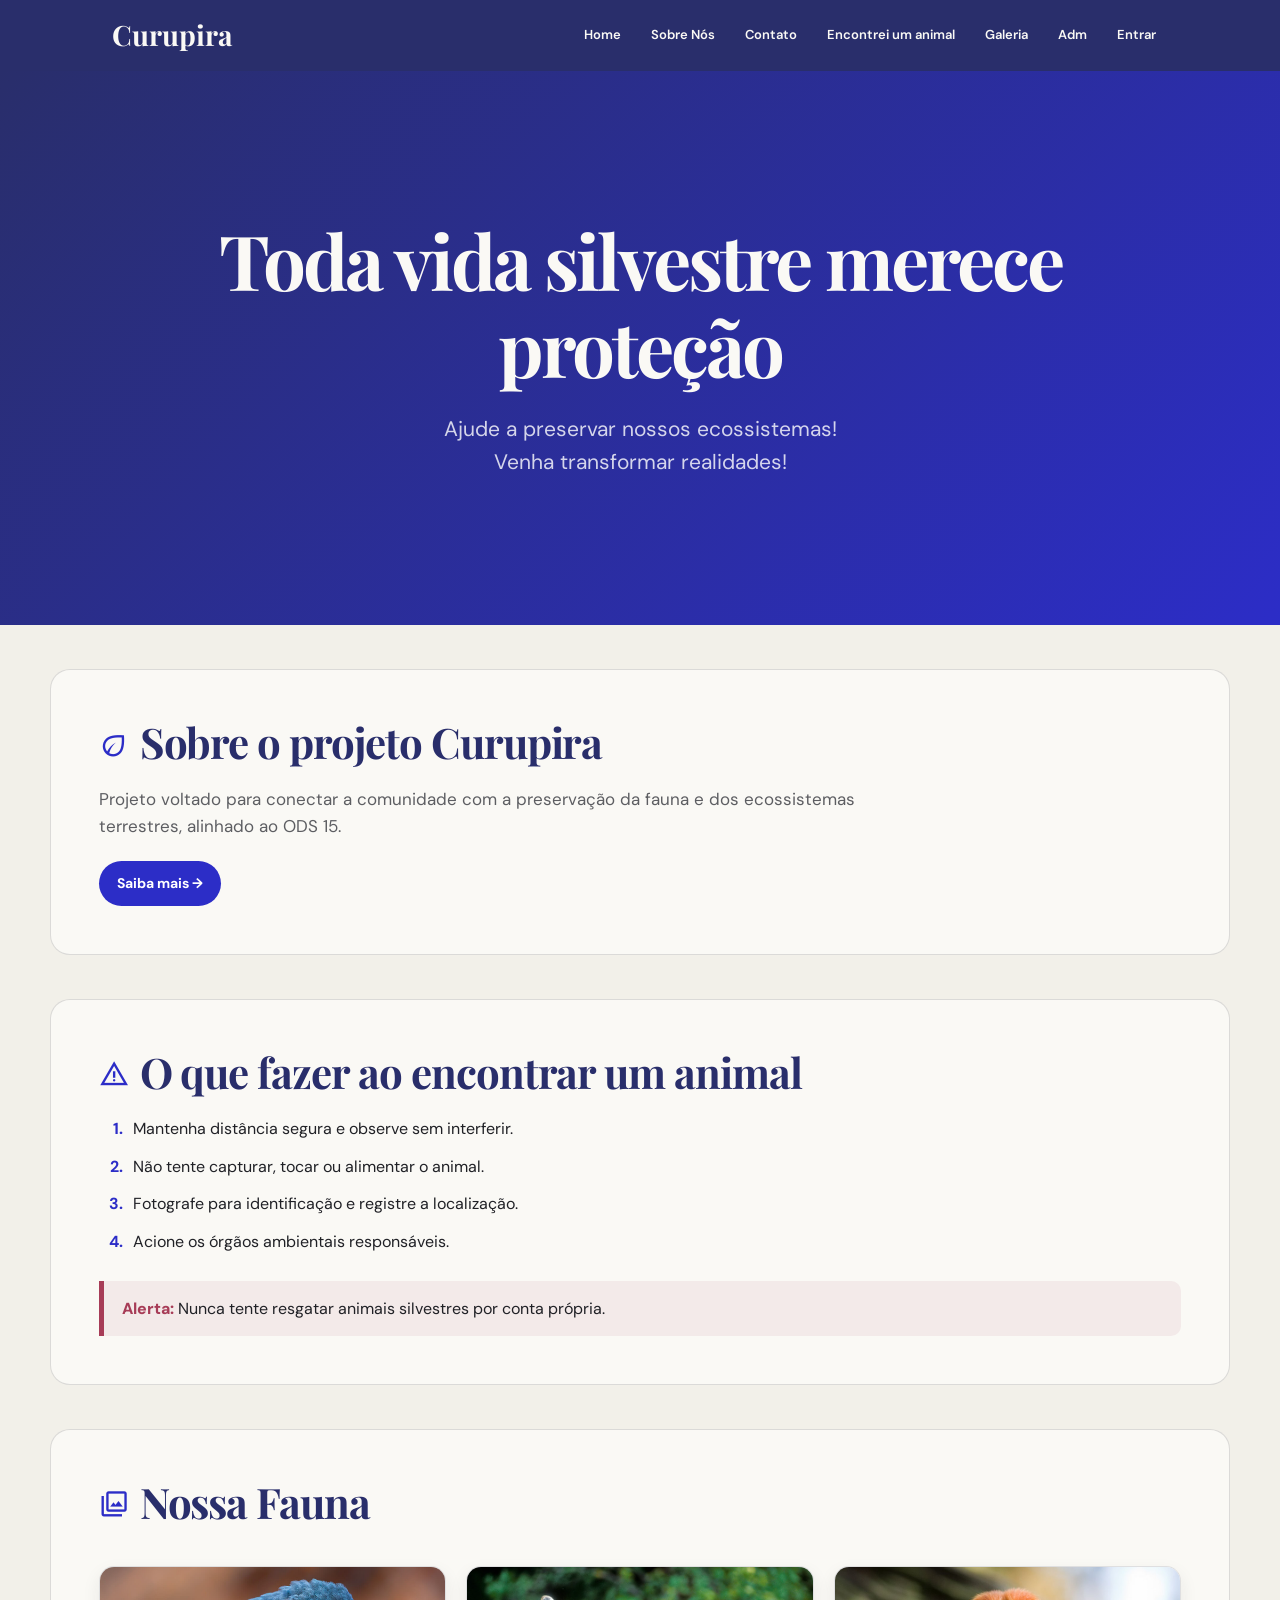
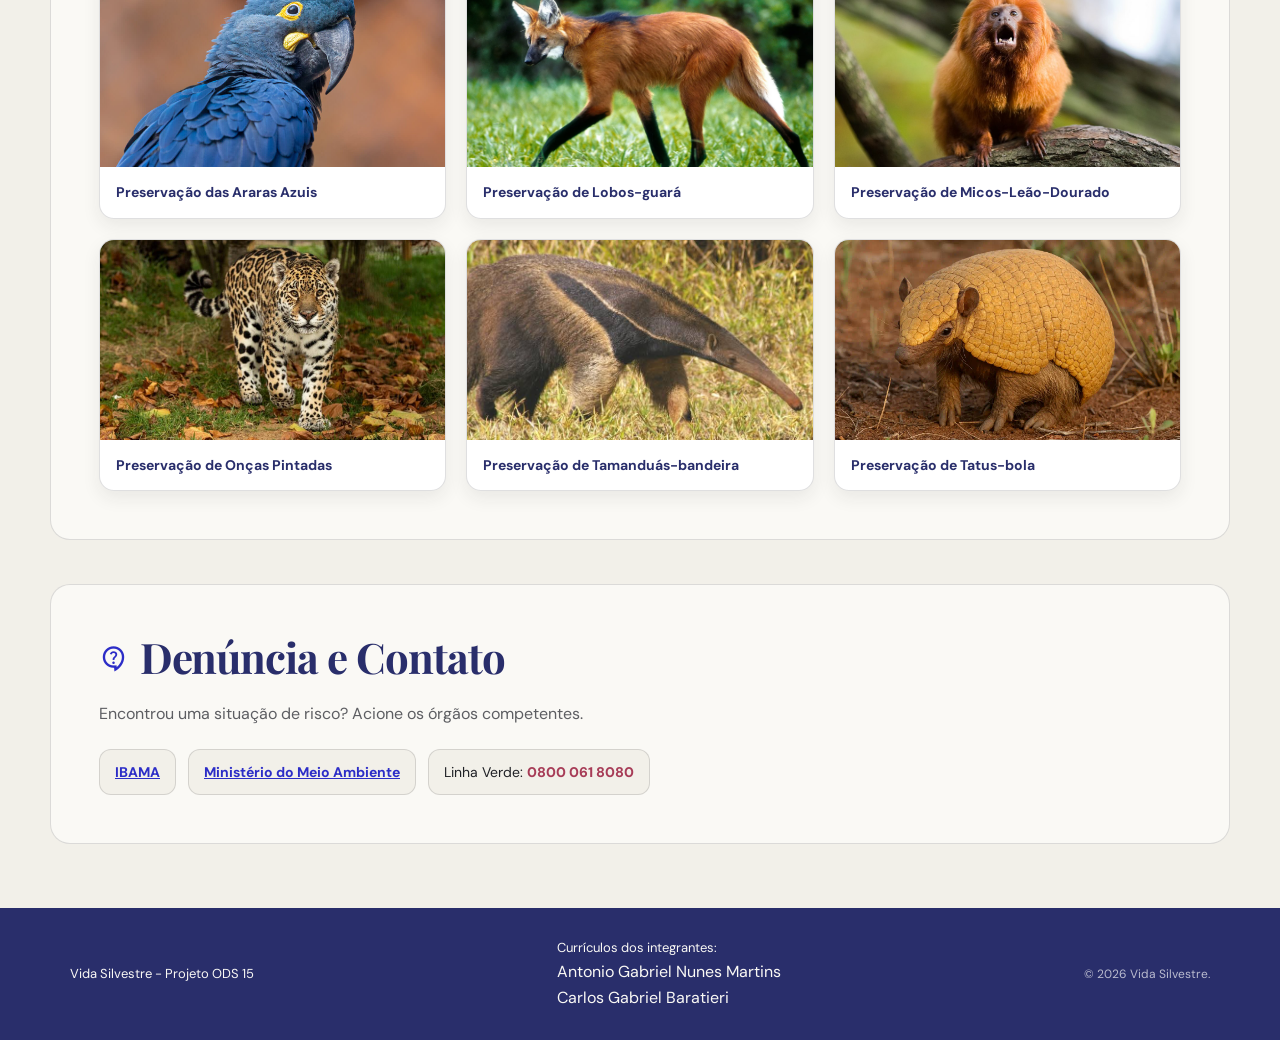
<file: index.html>
<!doctype html>
<html lang="pt-br">
  <head>
    <meta charset="UTF-8" />
    <meta name="viewport" content="width=device-width, initial-scale=1.0" />
    <title>Página Principal</title>
    <link rel="preconnect" href="https://fonts.googleapis.com" />
    <link rel="preconnect" href="https://fonts.gstatic.com" crossorigin />
    <link
      href="https://fonts.googleapis.com/css2?family=DM+Sans:wght@400;500;600;700&family=Playfair+Display:wght@600;700&display=swap"
      rel="stylesheet"
    />
    <link
      href="https://fonts.googleapis.com/css2?family=Material+Symbols+Outlined&icon_names=contact_support,eco,forest,photo_library,warning&display=block"
      rel="stylesheet"
    />
    <link rel="stylesheet" href="./styles/index.css" />
  </head>
  <body>
    <header>
      <div>
        <h1 id="brandname">Curupira</h1>
      </div>
      <nav>
        <ul>
          <li><a href="index.html">Home</a></li>
          <li><a href="#sobre">Sobre Nós</a></li>
          <li><a href="#contato">Contato</a></li>
          <li><a href="#orientacoes">Encontrei um animal</a></li>
          <li><a href="#galeria">Galeria</a></li>
          <li><a href="adm.html">Adm</a></li>
          <li><a href="login.html">Entrar</a></li>
        </ul>
      </nav>
    </header>

    <main>
      <section id="hero">
        <h2>Toda vida silvestre merece proteção</h2>
        <p>
          Ajude a preservar nossos ecossistemas!<br />Venha transformar
          realidades!
        </p>
      </section>

      <section id="sobre">
        <h2>
          <span
            class="material-symbols-outlined section-icon"
            aria-hidden="true"
            >eco</span
          >Sobre o projeto Curupira
        </h2>
        <p>
          Projeto voltado para conectar a comunidade com a preservação da fauna
          e dos ecossistemas terrestres, alinhado ao ODS 15.
        </p>
        <a href="#orientacoes">Saiba mais &rarr;</a>
      </section>

      <section id="orientacoes">
        <h2>
          <span
            class="material-symbols-outlined section-icon"
            aria-hidden="true"
            >warning</span
          >O que fazer ao encontrar um animal
        </h2>
        <ol>
          <li>Mantenha distância segura e observe sem interferir.</li>
          <li>Não tente capturar, tocar ou alimentar o animal.</li>
          <li>Fotografe para identificação e registre a localização.</li>
          <li>Acione os órgãos ambientais responsáveis.</li>
        </ol>
        <p>
          <span>Alerta:</span> Nunca tente resgatar animais silvestres por conta
          própria.
        </p>
      </section>

      <section id="galeria">
        <h2>
          <span
            class="material-symbols-outlined section-icon"
            aria-hidden="true"
            >photo_library</span
          >Nossa Fauna
        </h2>
        <figure>
          <img
            src="assets/arara_azul.jpg"
            alt="Arara Azul"
            width="300"
            height="200"
          />
          <figcaption>Preservação das Araras Azuis</figcaption>
        </figure>
        <figure>
          <img
            src="assets/lobo_guara.webp"
            alt="Lobo Guará"
            width="300"
            height="200"
          />
          <figcaption>Preservação de Lobos-guará</figcaption>
        </figure>
        <figure>
          <img
            src="assets/mico_leao.jpg"
            alt="Mico Leão Dourado"
            width="300"
            height="200"
          />
          <figcaption>Preservação de Micos-Leão-Dourado</figcaption>
        </figure>
        <figure>
          <img
            src="assets/onca_pintada.jpg"
            alt="Onça Pintada"
            width="300"
            height="200"
          />
          <figcaption>Preservação de Onças Pintadas</figcaption>
        </figure>
        <figure>
          <img
            src="assets/tamandua_bandeira.jpg"
            alt="Tamanduá-bandeira"
            width="300"
            height="200"
          />
          <figcaption>Preservação de Tamanduás-bandeira</figcaption>
        </figure>
        <figure>
          <img
            src="assets/tatu_bola.webp"
            alt="Tatu-bola"
            width="300"
            height="200"
          />
          <figcaption>Preservação de Tatus-bola</figcaption>
        </figure>
      </section>

      <section id="contato">
        <h2>
          <span
            class="material-symbols-outlined section-icon"
            aria-hidden="true"
            >contact_support</span
          >Denúncia e Contato
        </h2>
        <p>Encontrou uma situação de risco? Acione os órgãos competentes.</p>
        <ul>
          <li>
            <a href="https://www.gov.br/ibama/pt-br" target="_blank">IBAMA</a>
          </li>
          <li>
            <a href="https://www.gov.br/mma/pt-br" target="_blank"
              >Ministério do Meio Ambiente</a
            >
          </li>
          <li>Linha Verde: <span>0800 061 8080</span></li>
        </ul>
      </section>
    </main>

    <footer>
      <p>Vida Silvestre - Projeto ODS 15</p>
      <div id="colaboradores">
        <p>Currículos dos integrantes:</p>
        <a href="https://antonollo.github.io/Curriculum-Vitae/" target="_blank">Antonio Gabriel Nunes Martins</a>
        <a href="https://fuyuakii.github.io/curriculum-vitae/" target="_blank">Carlos Gabriel Baratieri</a>
      </div>
      <p>&copy; 2026 Vida Silvestre.</p>
    </footer>
  </body>
</html>
</file>
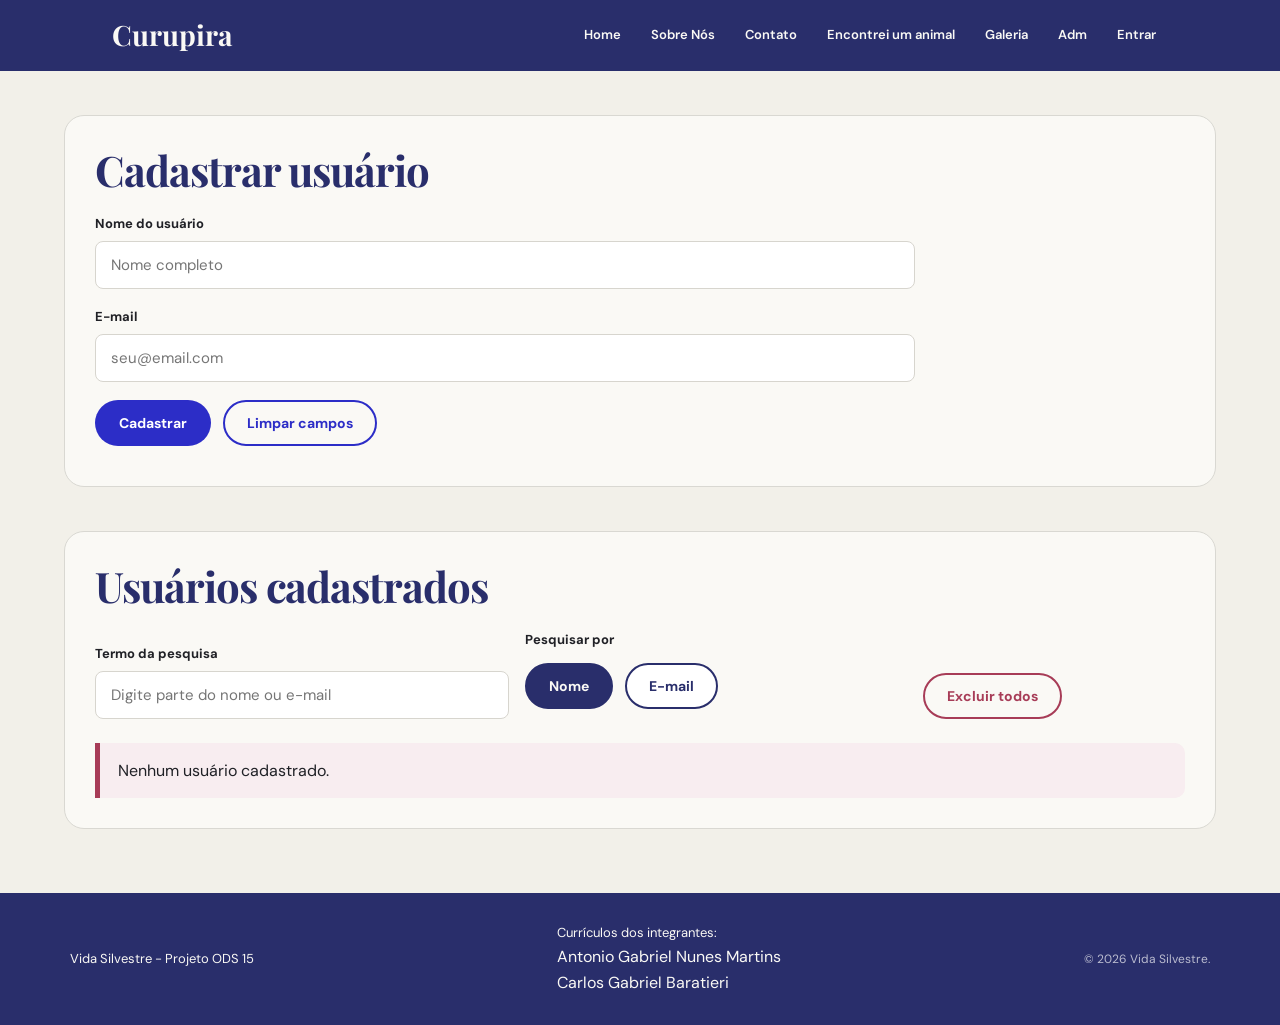
<file: adm.html>
<!doctype html>
<html lang="pt-br">
  <head>
    <meta charset="UTF-8" />
    <meta name="viewport" content="width=device-width, initial-scale=1.0" />
    <title>Administração | Curupira</title>
    <link
      href="https://fonts.googleapis.com/css2?family=DM+Sans:wght@400;500;600;700&family=Playfair+Display:wght@600;700&display=swap"
      rel="stylesheet"
    />
    <link rel="stylesheet" href="./styles/index.css" />
    <link rel="stylesheet" href="./styles/adm.css" />
  </head>
  <body>
    <header>
      <div>
        <h1 id="brandname">Curupira</h1>
      </div>
      <nav>
        <ul>
          <li><a href="index.html">Home</a></li>
          <li><a href="index.html#sobre">Sobre Nós</a></li>
          <li><a href="index.html#contato">Contato</a></li>
          <li><a href="index.html#orientacoes">Encontrei um animal</a></li>
          <li><a href="index.html#galeria">Galeria</a></li>
          <li><a href="adm.html">Adm</a></li>
          <li><a href="login.html">Entrar</a></li>
        </ul>
      </nav>
    </header>

    <main>
      <section id="cadastro" class="cartao">
        <h2>Cadastrar usuário</h2>
        <form id="formulario-cadastro">
          <div class="campo">
            <label for="nome">Nome do usuário</label>
            <input
              type="text"
              id="nome"
              placeholder="Nome completo"
              required
            />
          </div>
          <div class="campo">
            <label for="email">E-mail</label>
            <input
              type="email"
              id="email"
              placeholder="seu@email.com"
              required
            />
          </div>
          <div class="acoes">
            <input
              type="button"
              id="btn-cadastrar"
              class="btn btn-primario"
              value="Cadastrar"
            />
            <input
              type="button"
              id="btn-limpar"
              class="btn btn-secundario"
              value="Limpar campos"
            />
          </div>
        </form>
      </section>

      <section id="usuarios" class="cartao">
        <h2>Usuários cadastrados</h2>
        <div class="barra-lista">
          <div class="campo campo-busca">
            <label for="pesquisa">Termo da pesquisa</label>
            <input
              type="search"
              id="pesquisa"
              placeholder="Digite parte do nome ou e-mail"
            />
          </div>
          <div class="campo campo-filtro">
            <p>Pesquisar por</p>
            <div class="acoes">
              <input
                type="button"
                id="btn-pesquisar-nome"
                class="btn campo-ativo"
                value="Nome"
              />
              <input
                type="button"
                id="btn-pesquisar-email"
                class="btn"
                value="E-mail"
              />
            </div>
          </div>
          <input
            type="button"
            id="btn-excluir-todos"
            class="btn btn-perigo"
            value="Excluir todos"
          />
        </div>

        <ul id="lista"></ul>
        <p id="mensagem-lista" class="mensagem"></p>
      </section>

      <section id="confirmacao" class="cartao confirmacao">
        <p id="mensagem-confirmacao"></p>
        <div class="acoes">
          <input
            type="button"
            id="btn-confirmar"
            class="btn btn-perigo"
            value="Confirmar exclusão"
          />
          <input
            type="button"
            id="btn-cancelar"
            class="btn btn-secundario"
            value="Cancelar"
          />
        </div>
      </section>
    </main>

    <footer>
      <p>Vida Silvestre - Projeto ODS 15</p>
      <div id="colaboradores">
        <p>Currículos dos integrantes:</p>
        <a href="https://antonollo.github.io/Curriculum-Vitae/" target="_blank">Antonio Gabriel Nunes Martins</a>
        <a href="https://fuyuakii.github.io/curriculum-vitae/" target="_blank">Carlos Gabriel Baratieri</a>
      </div>
      <p>© 2026 Vida Silvestre.</p>
    </footer>

    <script src="./scripts/adm.js"></script>
  </body>
</html>
</file>
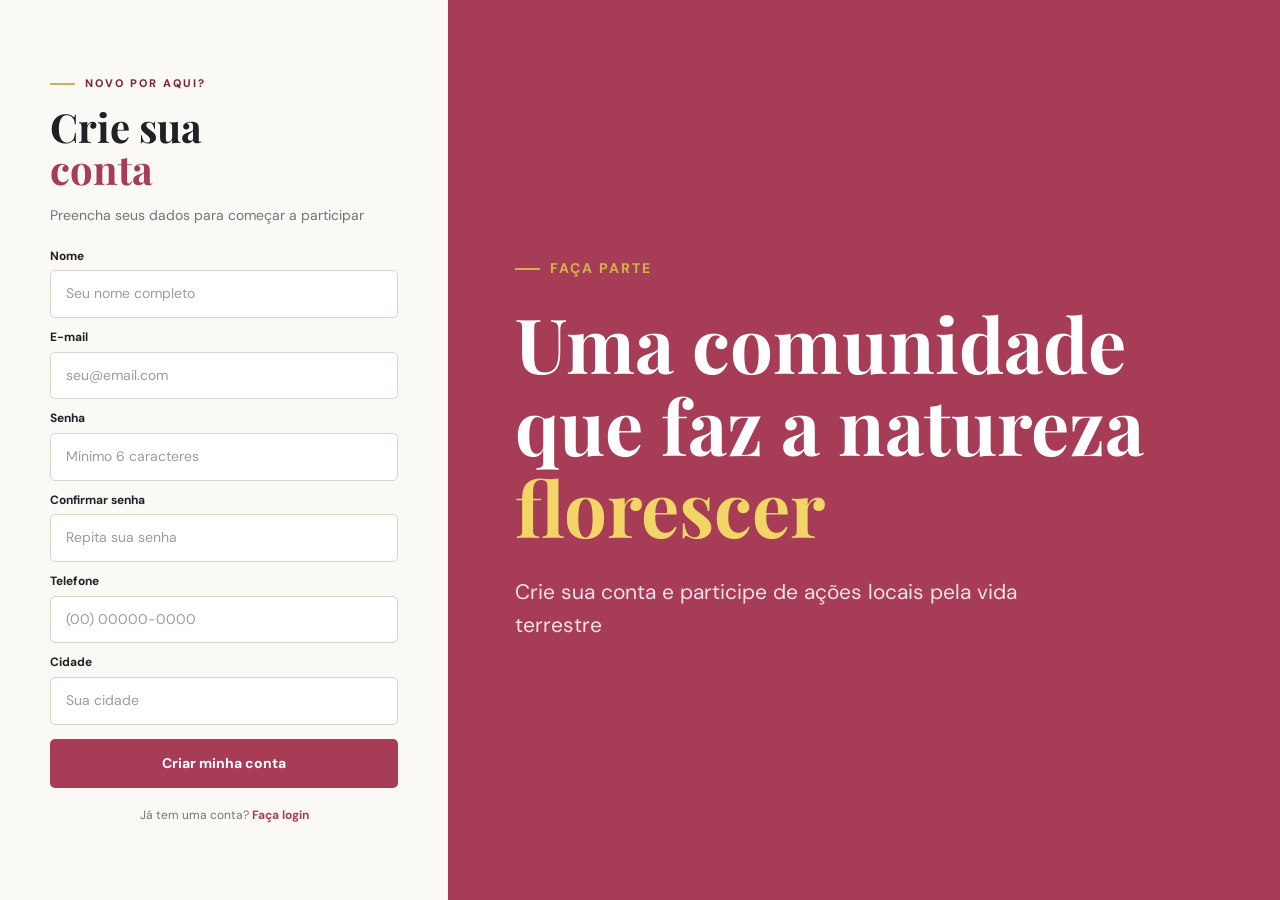
<file: cadastro.html>
<!DOCTYPE html>
<html lang="pt-BR">
<head>
  <meta charset="UTF-8">
  <meta name="viewport" content="width=device-width, initial-scale=1.0">
  <title>Criar conta | Curupira</title>
  <link rel="preconnect" href="https://fonts.googleapis.com">
  <link rel="preconnect" href="https://fonts.gstatic.com" crossorigin>
  <link href="https://fonts.googleapis.com/css2?family=DM+Sans:wght@400;500;600;700&family=Playfair+Display:wght@600;700&display=swap" rel="stylesheet">
  <link rel="stylesheet" href="styles/cadastro.css">
</head>
<body>

  <main class="layout-autenticacao">

    <section class="secao-formulario">
      <div class="caixa-formulario">
        <p class="sobrescrito"><span class="traco"></span>NOVO POR AQUI?</p>
        <h2 class="titulo-principal">Crie sua<br><em>conta</em></h2>
        <p class="descricao">Preencha seus dados para começar a participar</p>

        <form action="login.html" method="get" class="formulario">
          <div class="grupo-campo">
            <label for="nome">Nome</label>
            <input type="text" id="nome" name="nome" placeholder="Seu nome completo" autocomplete="name" required minlength="2">
          </div>

          <div class="grupo-campo">
            <label for="email">E-mail</label>
            <input type="email" id="email" name="email" placeholder="seu@email.com" autocomplete="email" required>
          </div>

          <div class="grupo-campo">
            <label for="senha">Senha</label>
            <input type="password" id="senha" name="senha" placeholder="Mínimo 6 caracteres" autocomplete="new-password" required minlength="6">
          </div>

          <div class="grupo-campo">
            <label for="confirmarSenha">Confirmar senha</label>
            <input type="password" id="confirmarSenha" name="confirmarSenha" placeholder="Repita sua senha" autocomplete="new-password" required minlength="6">
          </div>

          <div class="grupo-campo">
            <label for="telefone">Telefone</label>
            <input type="tel" id="telefone" name="telefone" placeholder="(00) 00000-0000" autocomplete="tel">
          </div>

          <div class="grupo-campo">
            <label for="cidade">Cidade</label>
            <input type="text" id="cidade" name="cidade" placeholder="Sua cidade" autocomplete="address-level2">
          </div>

          <button type="submit" class="botao-envio">Criar minha conta</button>
        </form>

        <p class="texto-alternar">Já tem uma conta? <a href="login.html">Faça login</a></p>
      </div>
    </section>

    <section class="secao-arte">
      <div class="conteudo-arte">
        <p class="sobrescrito claro"><span class="traco"></span>FAÇA PARTE</p>
        <h1 class="titulo-arte">Uma comunidade<br>que faz a natureza<br><em>florescer</em></h1>
        <p class="texto-arte">Crie sua conta e participe de ações locais pela vida terrestre</p>
      </div>
    </section>

  </main>

</body>
</html>
</file>
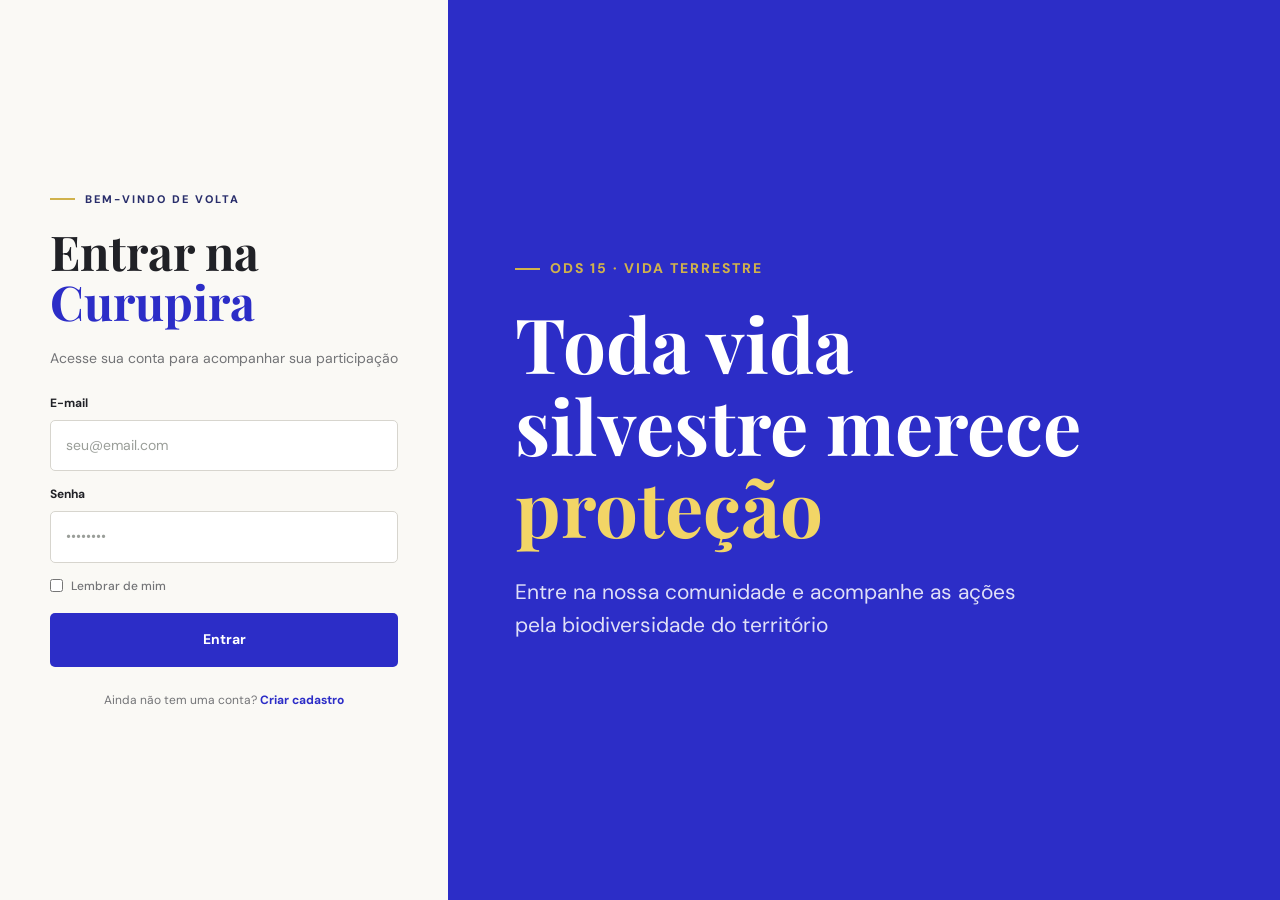
<file: login.html>
<!DOCTYPE html>
<html lang="pt-BR">
<head>
  <meta charset="UTF-8">
  <meta name="viewport" content="width=device-width, initial-scale=1.0">
  <title>Login | Curupira</title>
  <link rel="preconnect" href="https://fonts.googleapis.com">
  <link rel="preconnect" href="https://fonts.gstatic.com" crossorigin>
  <link href="https://fonts.googleapis.com/css2?family=DM+Sans:wght@400;500;600;700&family=Playfair+Display:wght@600;700&display=swap" rel="stylesheet">
  <link rel="stylesheet" href="styles/login.css">
</head>
<body>

  <main class="layout-autenticacao">

    <section class="secao-formulario">
      <div class="caixa-formulario">
        <p class="sobrescrito"><span class="traco"></span>BEM-VINDO DE VOLTA</p>
        <h2 class="titulo-principal">Entrar na<br><em>Curupira</em></h2>
        <p class="descricao">Acesse sua conta para acompanhar sua participação</p>

        <form action="index.html" method="get" class="formulario">
          <div class="grupo-campo">
            <label for="email">E-mail</label>
            <input type="email" id="email" name="email" placeholder="seu@email.com" autocomplete="email" required>
          </div>

          <div class="grupo-campo">
            <label for="senha">Senha</label>
            <input type="password" id="senha" name="senha" placeholder="••••••••" autocomplete="current-password" required minlength="6">
          </div>

          <div class="linha-opcoes">
            <label class="lembrar">
              <input type="checkbox" id="lembrar" name="lembrar">
              Lembrar de mim
            </label>
          </div>

          <button type="submit" class="botao-envio">Entrar</button>
        </form>

        <p class="texto-alternar">Ainda não tem uma conta? <a href="cadastro.html">Criar cadastro</a></p>
      </div>
    </section>

    <section class="secao-arte">
      <div class="conteudo-arte">
        <p class="sobrescrito claro"><span class="traco"></span>ODS 15 · VIDA TERRESTRE</p>
        <h1 class="titulo-arte">Toda vida<br>silvestre merece<br><em>proteção</em></h1>
        <p class="texto-arte">Entre na nossa comunidade e acompanhe as ações pela biodiversidade do território</p>
      </div>
    </section>

  </main>

</body>
</html>
</file>
<file: styles/index.css>
:root {
  --creme: #f2f0e9;
  --brancopapel: #faf9f5;
  --preto: #202126;
  --navy: #292e6b;
  --azul: #2c2dc7;
  --dourado: #d0b24c;
  --magenta: #a73c57;
  --line: rgba(32, 33, 38, 0.14);
  --radius: 20px;
  --max-width: 1180px;
}

* {
  box-sizing: border-box;
}

html {
  scroll-behavior: smooth;
}

body {
  margin: 0;
  background: var(--creme);
  color: var(--preto);
  font-family: "DM Sans", sans-serif;
  line-height: 1.6;
}

h1,
h2,
h3 {
  font-family: "Playfair Display", serif;
  line-height: 1.15;
}

h2,
p {
  margin-top: 0;
}

a {
  color: inherit;
  text-decoration: none;
  transition: color 0.2s, background-color 0.2s, transform 0.2s;
}

img {
  display: block;
  max-width: 100%;
}

header {
  display: flex;
  align-items: center;
  justify-content: space-between;
  padding: 1rem 7rem;
  background: var(--navy);
  color: var(--brancopapel);
}

#brandname {
  display: flex;
  align-items: center;
  gap: 10px;
  margin: 0;
  color: var(--brancopapel);
  font-size: 28px;
}

nav ul {
  display: flex;
  align-items: center;
  justify-content: flex-end;
  flex-wrap: wrap;
  gap: 6px;
  margin: 0;
  padding: 0;
  list-style: none;
}

nav a {
  display: block;
  padding: 9px 12px;
  border-radius: 999px;
  color: var(--brancopapel);
  font-size: 13px;
  font-weight: 600;
}

nav a:hover {
  background: rgba(255, 255, 255, 0.12);
  color: var(--dourado);
}

#hero {
  padding: 145px 24px;
  background: linear-gradient(135deg, var(--navy), var(--azul));
  color: white;
  text-align: center;
}

#hero h2 {
  max-width: 900px;
  margin: 0 auto 22px;
  color: var(--brancopapel);
  font-size: 76px;
  letter-spacing: -0.04em;
}

#hero p {
  margin: 0 auto;
  color: white;
  opacity: 0.8;
  font-size: 21px;
}

main > #sobre,
main > #orientacoes,
main > #galeria,
main > #contato {
  width: min(calc(100% - 40px), var(--max-width));
  margin: 44px auto;
  padding: 48px;
  border: 1px solid var(--line);
  border-radius: var(--radius);
  background: var(--brancopapel);
}

main > section:not(#hero) h2 {
  margin-bottom: 20px;
  color: var(--navy);
  font-size: 42px;
  letter-spacing: -0.025em;
}

#sobre p {
  max-width: 820px;
  color: #5d5e62;
  font-size: 17px;
}

#sobre > a {
  display: inline-block;
  margin-top: 4px;
  padding: 11px 18px;
  border-radius: 999px;
  background: var(--azul);
  color: white;
  font-size: 14px;
  font-weight: 700;
}

#sobre > a:hover {
  background: var(--navy);
}

#orientacoes ol {
  padding-left: 28px;
}

#orientacoes ol li {
  margin: 12px 0;
  padding-left: 6px;
}

#orientacoes ol li::marker {
  color: var(--azul);
  font-weight: 700;
}

#orientacoes p {
  margin: 26px 0 0;
  padding: 15px 18px;
  border-left: 5px solid var(--magenta);
  border-radius: 0 10px 10px 0;
  background: rgba(167, 60, 87, 0.08);
}

#orientacoes p span {
  color: var(--magenta);
  font-weight: 800;
}

#galeria {
  display: grid;
  grid-template-columns: repeat(3, minmax(0, 1fr));
  gap: 20px;
}

#galeria h2 {
  grid-column: 1 / -1;
  margin-bottom: 4px;
}

#galeria figure {
  min-width: 0;
  margin: 0;
  overflow: hidden;
  border: 1px solid var(--line);
  border-radius: 15px;
  background: white;
  box-shadow: 0 7px 18px rgba(32, 33, 38, 0.08);
  transition: transform 0.25s, box-shadow 0.25s;
}

#galeria figure:hover {
  transform: translateY(-5px);
  box-shadow: 0 14px 28px rgba(32, 33, 38, 0.14);
}

#galeria figure img {
  width: 100%;
  object-fit: cover;
  background: #e3e0d7;
}

#galeria figcaption {
  padding: 14px 16px;
  color: var(--navy);
  font-size: 14px;
  font-weight: 700;
}

#contato > p {
  color: #5d5e62;
}

#contato ul {
  display: flex;
  flex-wrap: wrap;
  gap: 12px;
  margin: 22px 0 0;
  padding: 0;
  list-style: none;
}

#contato li {
  padding: 11px 15px;
  border: 1px solid var(--line);
  border-radius: 12px;
  background: var(--creme);
  font-size: 14px;
}

#contato li a {
  color: var(--azul);
  font-weight: 700;
  text-decoration: underline;
}

#contato li a:hover {
  color: var(--magenta);
}

#contato li span {
  color: var(--magenta);
  font-weight: 800;
  white-space: nowrap;
}

footer {
  display: flex;
  align-items: center;
  justify-content: space-between;
  flex-wrap: wrap;
  gap: 16px 28px;
  margin-top: 64px;
  padding: 30px 70px;
  background: var(--navy);
  color: var(--brancopapel);
}

footer p {
  margin: 0;
  font-size: 13px;
}

footer p:last-child {
  color: rgba(255, 255, 255, 0.68);
  font-size: 12px;
}

.section-icon {
  display: inline-block;
  margin-right: 0.35em;
  font-size: 0.72em;
  line-height: 1;
  color: var(--azul); /* Corrigido de --blue para --azul */
}

#colaboradores {
  display: flex;
  flex-direction: column;
}

/* --- Correções de Responsividade (Telas menores) --- */
@media (max-width: 850px) {
  header {
    flex-direction: column;
    padding: 1rem;
    gap: 15px;
  }
  nav ul {
    justify-content: center;
  }
  #hero h2 {
    font-size: 46px;
  }
  main > #sobre,
  main > #orientacoes,
  main > #galeria,
  main > #contato {
    padding: 25px;
  }
  #galeria {
    grid-template-columns: 1fr; /* Uma coluna no celular */
  }
  footer {
    flex-direction: column;
    text-align: center;
    padding: 30px 20px;
  }
}
</file>
<file: styles/adm.css>
.cartao {
  width: 90%;
  max-width: 1180px;
  margin: 44px auto;
  padding: 30px;
  border: 1px solid #d9d8d2;
  border-radius: 20px;
  background: #faf9f5;
}

.cartao h2 {
  margin-bottom: 24px;
  color: #292e6b;
  font-size: 36px;
}

#formulario-cadastro {
  display: grid;
  grid-template-columns: 1fr;
  gap: 18px;
  max-width: 820px;
}

.campo {
  display: grid;
  gap: 6px;
}

.campo label,
.campo-filtro p {
  margin-bottom: 0;
  color: #202126;
  font-size: 13px;
  font-weight: 700;
}

.campo input {
  width: 100%;
  padding: 13px 15px;
  border: 1px solid #d7d5ce;
  border-radius: 8px;
  background: white;
  color: #202126;
  font-family: "DM Sans", sans-serif;
  font-size: 15px;
}

.acoes {
  display: flex;
  flex-wrap: wrap;
}

.acoes input {
  margin-right: 12px;
  margin-bottom: 10px;
}

.btn {
  padding: 12px 22px;
  border: 2px solid transparent;
  border-radius: 999px;
  font-family: "DM Sans", sans-serif;
  font-size: 14px;
  font-weight: 700;
}

.btn-primario {
  background: #2c2dc7;
  color: white;
}

.btn-primario:hover {
  background: #292e6b;
}

.btn-secundario {
  border-color: #2c2dc7;
  background: transparent;
  color: #2c2dc7;
}

.btn-secundario:hover {
  background: #f2f0e9;
}

.btn-perigo {
  border-color: #a73c57;
  background: transparent;
  color: #a73c57;
}

.btn-perigo:hover {
  background: #a73c57;
  color: white;
}

.campo-ativo {
  border-color: #292e6b;
  background: #292e6b;
  color: #faf9f5;
}

.barra-lista {
  display: flex;
  flex-wrap: wrap;
  align-items: flex-end;
  margin-bottom: 24px;
}

.campo-busca {
  width: 38%;
  margin-right: 16px;
}

.campo-filtro {
  width: 35%;
  margin-right: 16px;
}

.campo-filtro p {
  margin-bottom: 6px;
}

#lista {
  margin: 0;
  padding-left: 24px;
}

#lista li {
  display: flex;
  flex-wrap: wrap;
  align-items: center;
  justify-content: space-between;
  margin-bottom: 12px;
  padding: 14px 18px;
  border: 1px solid #d9d8d2;
  border-radius: 12px;
  background: #f2f0e9;
}

#lista .dados {
  display: grid;
  gap: 2px;
  width: 75%;
}

#lista .dados p {
  margin-bottom: 0;
}

#lista .nome {
  color: #292e6b;
  font-weight: 700;
}

#lista .email {
  color: #2c2dc7;
  font-size: 14px;
}

#lista .data {
  color: #5d5e62;
  font-size: 13px;
}

#lista .btn-excluir {
  margin: 8px 0 8px 10px;
}

.mensagem,
.confirmacao {
  border-left: 5px solid #a73c57;
  border-radius: 0 10px 10px 0;
  background: #f8edf0;
}

.mensagem {
  display: none;
  margin: 0;
  padding: 15px 18px;
}

.confirmacao {
  display: none;
  width: 90%;
  max-width: 560px;
  margin: 20px auto;
  padding: 20px 24px;
}

#mensagem-confirmacao {
  margin-bottom: 12px;
  color: #202126;
}

.campo-filtro .acoes input {
  width: auto;
  padding: 12px 22px;
  border: 2px solid #292e6b;
  border-radius: 999px;
  background: white;
  color: #292e6b;
  font-size: 14px;
  font-weight: 700;
}

.campo-filtro .acoes input.campo-ativo {
  background: #292e6b;
  color: #faf9f5;
}
</file>
<file: styles/cadastro.css>
:root {
  --creme: #F2F0E9;
  --papel: #FAF9F5;
  --tinta: #202126;
  --rosa-escuro: #7A283D;
  --rosa-ipe: #A73C57;
  --dourado: #D0B24C;
  --branco: #ffffff;
  --borda: #d7d5ce;
  --texto-claro: #737477;
}

* {
  margin: 0;
  padding: 0;
  box-sizing: border-box;
}

body {
  min-height: 100vh;
  background: var(--creme);
  color: var(--tinta);
  font-family: "DM Sans", sans-serif;
  line-height: 1.55;
}

a {
  color: inherit;
  text-decoration: none;
}

.layout-autenticacao {
  min-height: 100vh;
  display: grid;
  grid-template-columns: 35% 65%;
}

.secao-formulario {
  min-height: 100vh;
  display: flex;
  align-items: center;
  justify-content: center;
  padding: 20px 50px;
  background-color: var(--papel);
}

.caixa-formulario {
  width: 100%;
  max-width: 440px;
}

.sobrescrito {
  display: flex;
  align-items: center;
  margin-bottom: 14px;
  font-size: 11px;
  font-weight: 800;
  letter-spacing: 2px;
  color: var(--rosa-escuro);
}

.sobrescrito.claro {
  color: var(--dourado);
  opacity: 1;
  font-size: 14px;
  margin-bottom: 22px;
}

.traco {
  display: inline-block;
  width: 25px;
  height: 2px;
  margin-right: 10px;
  background-color: var(--dourado);
}

.titulo-principal {
  font-family: "Playfair Display", serif;
  font-size: 40px;
  line-height: 1.05;
  margin-bottom: 15px;
  color: var(--tinta);
}

.titulo-principal em {
  font-style: normal;
  color: var(--rosa-ipe);
}

.descricao {
  color: var(--texto-claro);
  font-size: 14px;
  margin-bottom: 20px;
}

.formulario {
  display: grid;
  gap: 10px;
}

.grupo-campo {
  display: grid;
  gap: 5px;
}

.grupo-campo label {
  font-size: 12px;
  font-weight: 700;
  color: var(--tinta);
}

.grupo-campo input {
  width: 100%;
  border: 1px solid var(--borda);
  background: var(--branco);
  border-radius: 5px;
  padding: 12px 15px;
  font: inherit;
  font-size: 14px;
  color: var(--tinta);
}

.grupo-campo input:focus {
  border-color: var(--rosa-ipe);
}

.grupo-campo input::placeholder {
  color: #9a9e99;
}

.botao-envio {
  display: inline-flex;
  justify-content: center;
  align-items: center;
  border: 0;
  border-radius: 5px;
  padding: 14px 24px;
  font: inherit;
  font-size: 14px;
  font-weight: 700;
  cursor: pointer;
  background: var(--rosa-ipe);
  color: var(--branco);
  width: 100%;
  margin-top: 4px;
}

.botao-envio:hover {
  background: var(--rosa-escuro);
}

.texto-alternar {
  text-align: center;
  color: var(--texto-claro);
  font-size: 12px;
  margin-top: 18px;
}

.texto-alternar a {
  color: var(--rosa-ipe);
  font-weight: 700;
}

.texto-alternar a:hover {
  color: var(--rosa-escuro);
  text-decoration: underline;
}

.secao-arte {
  min-height: 100vh;
  background-color: var(--rosa-ipe);
  color: var(--branco);
  padding: 80px 8%;
  display: flex;
  align-items: center;
  justify-content: flex-start;
}

.conteudo-arte {
  max-width: 680px;
  text-align: left;
}

.titulo-arte {
  font-family: "Playfair Display", serif;
  font-size: 76px;
  line-height: 1.08;
  margin-bottom: 28px;
}

.titulo-arte em {
  font-style: normal;
  color: #f2d566;
}

.texto-arte {
  max-width: 540px;
  color: rgba(255, 255, 255, 0.85);
  font-size: 21px;
}

@media (max-width: 850px) {
  .layout-autenticacao {
    grid-template-columns: 1fr;
  }

  .secao-arte {
    min-height: 450px;
    padding: 60px 8%;
  }

  .titulo-arte {
    font-size: 52px;
  }

  .texto-arte {
    font-size: 18px;
  }

  .secao-formulario {
    padding: 40px 30px;
  }
}

@media (max-width: 500px) {
  .titulo-arte {
    font-size: 38px;
  }

  .titulo-principal {
    font-size: 36px;
  }

  .secao-arte {
    padding: 50px 30px;
  }
}
</file>
<file: styles/login.css>
:root {
  --creme: #F2F0E9;
  --papel: #FAF9F5;
  --tinta: #202126;
  --azul-escuro: #292E6B;
  --azul: #2C2DC7;
  --dourado: #D0B24C;
  --vinho: #A73C57;
  --branco: #ffffff;
  --borda: #d7d5ce;
  --texto-claro: #737477;
}

* {
  margin: 0;
  padding: 0;
  box-sizing: border-box;
}

body {
  min-height: 100vh;
  background: var(--creme);
  color: var(--tinta);
  font-family: "DM Sans", sans-serif;
  line-height: 1.55;
}

a {
  color: inherit;
  text-decoration: none;
}

.layout-autenticacao {
  min-height: 100vh;
  display: grid;
  grid-template-columns: 35% 65%;
}

.secao-formulario {
  min-height: 100vh;
  display: flex;
  align-items: center;
  justify-content: center;
  padding: 30px 50px;
  background-color: var(--papel);
}

.caixa-formulario {
  width: 100%;
  max-width: 440px;
}

.sobrescrito {
  display: flex;
  align-items: center;
  margin-bottom: 18px;
  font-size: 11px;
  font-weight: 800;
  letter-spacing: 2px;
  color: var(--azul-escuro);
}

.sobrescrito.claro {
  color: var(--dourado);
  opacity: 1;
  font-size: 14px;
  margin-bottom: 22px;
}

.traco {
  display: inline-block;
  width: 25px;
  height: 2px;
  margin-right: 10px;
  background-color: var(--dourado);
}

.titulo-principal {
  font-family: "Playfair Display", serif;
  font-size: 48px;
  line-height: 1.05;
  margin-bottom: 22px;
  color: var(--tinta);
}

.titulo-principal em {
  font-style: normal;
  color: var(--azul);
}

.descricao {
  color: var(--texto-claro);
  font-size: 14px;
  margin-bottom: 24px;
}

.formulario {
  display: grid;
  gap: 14px;
}

.grupo-campo {
  display: grid;
  gap: 7px;
}

.grupo-campo label {
  font-size: 12px;
  font-weight: 700;
  color: var(--tinta);
}

.grupo-campo input {
  width: 100%;
  border: 1px solid var(--borda);
  background: var(--branco);
  border-radius: 5px;
  padding: 14px 15px;
  font: inherit;
  font-size: 14px;
  color: var(--tinta);
}

.grupo-campo input:focus {
  border-color: var(--azul);
}

.grupo-campo input::placeholder {
  color: #9a9e99;
}

.linha-opcoes {
  display: flex;
  align-items: center;
  font-size: 12px;
  color: var(--texto-claro);
  margin-bottom: 4px;
}

.lembrar {
  display: inline-flex;
  align-items: center;
  gap: 8px;
  font-weight: 500;
  cursor: pointer;
}

.lembrar input {
  width: auto;
  margin: 0;
}

.botao-envio {
  display: inline-flex;
  justify-content: center;
  align-items: center;
  border: 0;
  border-radius: 5px;
  padding: 16px 24px;
  font: inherit;
  font-size: 14px;
  font-weight: 700;
  cursor: pointer;
  background: var(--azul);
  color: var(--branco);
  width: 100%;
}

.botao-envio:hover {
  background: var(--azul-escuro);
}

.texto-alternar {
  text-align: center;
  color: var(--texto-claro);
  font-size: 12px;
  margin-top: 24px;
}

.texto-alternar a {
  color: var(--azul);
  font-weight: 700;
}

.texto-alternar a:hover {
  color: var(--vinho);
  text-decoration: underline;
}

.secao-arte {
  min-height: 100vh;
  background-color: var(--azul);
  color: var(--branco);
  padding: 80px 8%;
  display: flex;
  align-items: center;
  justify-content: flex-start;
}

.conteudo-arte {
  max-width: 680px;
  text-align: left;
}

.titulo-arte {
  font-family: "Playfair Display", serif;
  font-size: 76px;
  line-height: 1.08;
  margin-bottom: 28px;
}

.titulo-arte em {
  font-style: normal;
  color: #f2d566;
}

.texto-arte {
  max-width: 540px;
  color: rgba(255, 255, 255, 0.85);
  font-size: 21px;
}

@media (max-width: 850px) {
  .layout-autenticacao {
    grid-template-columns: 1fr;
  }

  .secao-arte {
    min-height: 450px;
    padding: 60px 8%;
  }

  .titulo-arte {
    font-size: 52px;
  }

  .texto-arte {
    font-size: 18px;
  }

  .secao-formulario {
    padding: 40px 30px;
  }
}

@media (max-width: 500px) {
  .titulo-arte {
    font-size: 38px;
  }

  .titulo-principal {
    font-size: 36px;
  }
  
  .secao-arte {
    padding: 50px 30px;
  }
}
</file>
